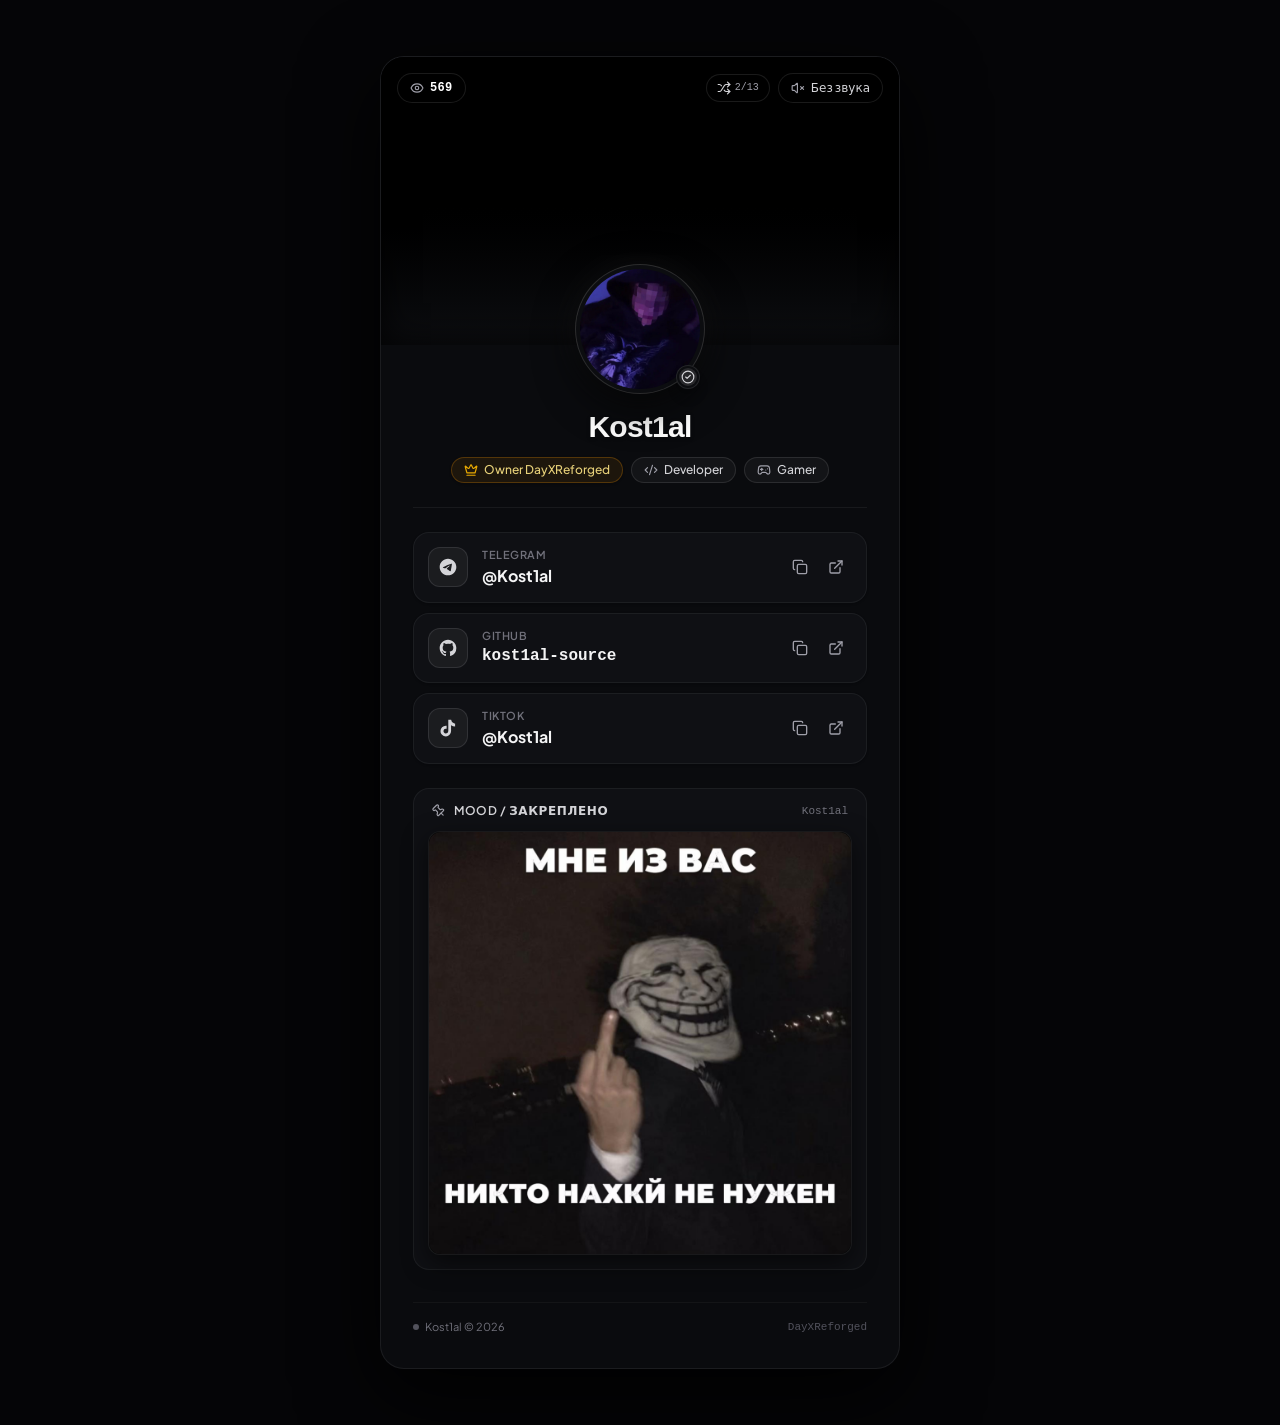
<file: index.html>
<!doctype html>
<html lang="ru">
  <head>
    <meta charset="UTF-8" />
    <link rel="icon" type="image/png" href="./avatar.png" />
    <meta name="viewport" content="width=device-width, initial-scale=1.0, maximum-scale=1.0, user-scalable=no" />
    <title>Kost1al | Bio</title>
    <link rel="preconnect" href="https://fonts.googleapis.com">
    <link rel="preconnect" href="https://fonts.gstatic.com" crossorigin>
    <link href="https://fonts.googleapis.com/css2?family=Plus+Jakarta+Sans:ital,wght@0,300..800;1,300..800&family=JetBrains+Mono:wght@400;500;600;700&display=swap" rel="stylesheet">
    <script type="module" crossorigin src="./assets/index-D9x2_tgH.js"></script>
    <link rel="stylesheet" crossorigin href="./assets/index-CoatkjRn.css">
  </head>
  <body class="bg-[#050507] text-slate-100 antialiased selection:bg-white/20 selection:text-white">
    <div id="root"></div>
  </body>
</html>
</file>
